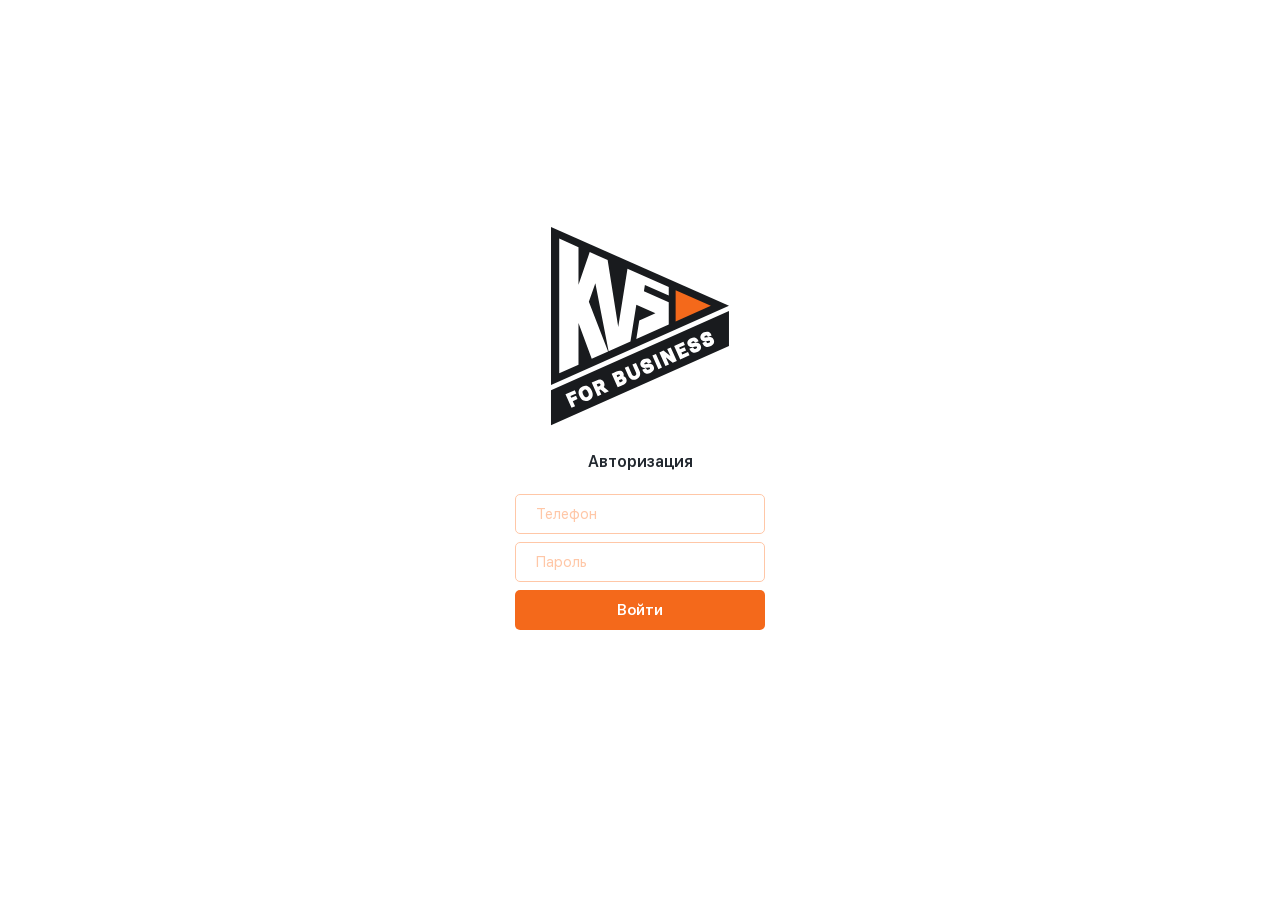
<file: docs/index.html>
<!DOCTYPE html>
<html>
  <head>
    <meta charset="utf-8">
    <title>Авторизация</title>
    <meta content="" name="description">
    <meta content="" name="keywords">
    <meta name="viewport" content="width=device-width, initial-scale=1">
    <meta content="ie=edge" http-equiv="x-ua-compatible">
    <link rel="shortcut icon" href="assets/images/fav.png" type="image/x-icon">
    <link rel="apple-touch-icon" href="assets/images/fav.png">
    <link rel="stylesheet" type="text/css" href="assets/styles/app.css">
  </head>
  <body>
    <main class="login-page">
      <div class="content"><svg xmlns="http://www.w3.org/2000/svg" width="204" height="199" fill="none"  xmlns:v="https://vecta.io/nano" class="login-page__logo"><path d="M13 0l178 78.773L13 158V0z" fill="#191b1e"/><path d="M70.093 124.498l-16.378 7.26-13.222-35.846v41.745l-19.257 8.565V11.58l19.257 8.555v37.66l11.2-32.69 17.94 7.93 10.6 66.91 9.247-58.127 41.268 18.292v8.45l-23.842-10.56-.99 6.248 24.833 11.032V97.5l-32.43 14.492 2.955-18.585 16.187-7.27L98.33 77.64l-5.882 36.915-21.84 9.708-13.26-68.053-6.492 18.434 19.238 49.856z" fill="#fff"/><path d="M137.634 63.166l35.243 15.588L137.634 94.4V63.166z" fill="#f4691b"/><path d="M12.988 163.217l177.984-79.093.001 35L12.988 198.17v-34.954z" fill="#191b1e"/><g fill="#fff"><path d="M173.248 107.648c-.72-1.364-1.656-2.37-2.93-2.786-1.268-.413-2.7-.187-4.26.5-1.594.7-2.712 1.67-3.287 2.817-.585 1.166-.558 2.427-.038 3.595.597 1.34 1.546 2.045 2.648 2.334 1.04.272 2.168.16 3.136.018l.783-.122 1.763-.197c.325.004.538.05.676.118.116.057.2.14.283.306.1.228.1.446-.036.684-.152.267-.5.618-1.253.95-.723.322-1.122.326-1.378.234-.263-.094-.588-.363-.982-1.097l-.35-.655-3.677 1.637.392.754c.78 1.5 1.776 2.58 3.106 3.038s2.807.227 4.414-.488c1.67-.744 2.84-1.722 3.43-2.905.604-1.208.546-2.5-.002-3.74-.612-1.376-1.566-2.117-2.678-2.43-1.054-.298-2.2-.193-3.164-.048l-.916.15-1.633.203c-.325.004-.533-.037-.662-.095-.104-.047-.18-.112-.243-.254a.55.55 0 0 1 .03-.54c.128-.225.445-.543 1.136-.85.7-.312 1.06-.314 1.27-.247.2.064.46.258.793.86l.356.64 3.672-1.635-.4-.757zm-13.024 5.8c-.72-1.364-1.656-2.37-2.93-2.786-1.268-.414-2.7-.187-4.26.5-1.594.7-2.712 1.67-3.287 2.816-.585 1.166-.558 2.427-.038 3.596.597 1.34 1.546 2.044 2.648 2.333 1.04.273 2.168.16 3.136.02l.782-.122 1.764-.197c.325.003.538.05.676.118.116.056.208.14.283.306.1.228.1.446-.036.684-.152.266-.5.618-1.253.948-.723.322-1.123.326-1.378.235-.263-.094-.588-.364-.982-1.097l-.35-.655-3.677 1.637.392.754c.78 1.5 1.776 2.58 3.106 3.037s2.807.228 4.414-.488c1.67-.744 2.84-1.72 3.43-2.904.604-1.208.546-2.5-.002-3.74-.612-1.375-1.566-2.116-2.678-2.43-1.054-.297-2.2-.193-3.164-.048l-.917.15-1.632.203c-.325.004-.533-.037-.662-.095-.104-.047-.18-.113-.243-.255a.55.55 0 0 1 .031-.54c.128-.225.445-.543 1.136-.85.7-.3 1.06-.314 1.27-.247.2.065.46.26.793.86l.355.642 3.673-1.636-.4-.756zm-13.33 4.603l-1.47-3.3-9.272 4.128 6.06 13.612 9.273-4.13-1.47-3.3-5.728 2.55-.903-2.027 4.687-2.087-1.47-3.3-4.687 2.086-.748-1.68 5.728-2.55zm-8.08 15.95l-6.06-13.612-3.544 1.578 3.175 7.132-6.896-5.475-4.1 1.82 6.06 13.6 3.545-1.578-3.176-7.132 6.897 5.476 4.1-1.82zm-14.834 6.604l-6.06-13.6-3.545 1.578 6.06 13.612 3.544-1.58zm-10.784-6.22c-.72-1.364-1.656-2.37-2.93-2.786-1.268-.413-2.692-.187-4.26.5-1.594.7-2.712 1.67-3.287 2.817-.585 1.166-.558 2.427-.038 3.595.597 1.34 1.546 2.045 2.648 2.334 1.04.272 2.167.16 3.136.018l.783-.122 1.763-.197c.325.004.538.05.676.118.116.057.208.14.282.306.102.228.1.446-.035.684-.152.267-.5.618-1.253.95-.724.322-1.123.326-1.38.234-.262-.094-.588-.363-.98-1.097l-.35-.655-3.677 1.637.4.754c.78 1.5 1.776 2.58 3.107 3.038s2.807.227 4.414-.488c1.67-.744 2.84-1.722 3.43-2.905.604-1.208.546-2.5-.002-3.74-.613-1.376-1.566-2.116-2.678-2.43-1.054-.298-2.2-.193-3.164-.048l-.917.15-1.632.203c-.326.004-.533-.037-.663-.095a.45.45 0 0 1-.243-.254.55.55 0 0 1 .032-.54c.128-.225.444-.542 1.135-.85.7-.312 1.062-.314 1.27-.247.2.064.46.258.794.86l.355.64 3.673-1.635-.4-.757zm-11.716 9.435l-3.533-7.934-3.545 1.578 3.533 7.934c.427.96.454 1.65.294 2.13-.155.466-.536.887-1.26 1.208-.706.315-1.278.314-1.738.112-.474-.208-.973-.693-1.4-1.63l-3.532-7.934-3.545 1.578 3.532 7.934c.792 1.78 1.94 3.04 3.402 3.633s3.115.456 4.786-.288c1.66-.74 2.856-1.882 3.398-3.37s.382-3.186-.404-4.952z"/><path d="M85.418 146.3c-.53-1.2-1.36-2.1-2.62-2.43-1.213-.318-2.657-.05-4.332.696l-4.8 2.142 6.06 13.612 5.157-2.296c1.673-.745 2.848-1.642 3.412-2.795.583-1.2.425-2.466-.142-3.738-.332-.745-.83-1.377-1.5-1.813a3.82 3.82 0 0 0-1.098-.48c.355-.956.297-1.962-.12-2.9zm-5.512 1.5c.764-.34 1.187-.358 1.406-.303.164.04.335.155.503.533.174.4.143.598.065.748-.105.2-.4.5-1.164.84l-1.265.564-.8-1.82 1.265-.564zm2.565 4.827c.767-.34 1.175-.35 1.388-.3.17.05.377.194.6.692s.196.766.12.927c-.095.2-.374.495-1.14.837l-1.612.717-.964-2.166 1.612-.718zM66.02 155.5c-.593-1.332-1.523-2.326-2.857-2.722-1.305-.387-2.84-.152-4.553.6l-4.914 2.188 6.06 13.612 3.545-1.578-2.04-4.583 1.33-.592 4.28 3.586 4.025-1.793-5.2-4.1c.402-.562.658-1.176.76-1.832.145-.926-.027-1.87-.435-2.787zm-5.94 1.2c.78-.347 1.28-.366 1.58-.28.27.077.514.274.7.714.2.424.174.74.046 1.002-.142.3-.492.65-1.257 1l-1.37.6-1.08-2.427 1.37-.6zm-6.52 6.562c-.875-1.964-2.182-3.348-3.793-4.015-1.616-.668-3.43-.57-5.217.225-1.775.8-3.054 2.084-3.64 3.734s-.443 3.547.426 5.498l.402.903c.874 1.964 2.182 3.348 3.793 4.015 1.616.668 3.43.57 5.217-.225 1.774-.8 3.055-2.078 3.642-3.727s.443-3.546-.43-5.505l-.402-.903zm-7.494-.384c.744-.33 1.45-.33 2.07-.045.633.292 1.276.93 1.776 2.054l.402.902c.516 1.16.562 2.057.36 2.707-.197.634-.667 1.15-1.44 1.495-.757.337-1.46.338-2.073.054-.627-.3-1.267-.926-1.773-2.063l-.402-.902c-.517-1.16-.566-2.057-.366-2.706.195-.63.663-1.147 1.446-1.496z" fill-rule="evenodd"/><path d="M38.22 166.434l-1.47-3.302-9.272 4.13 6.06 13.612 3.544-1.578-2.295-5.156 4.687-2.086-1.47-3.302-4.687 2.087-.825-1.854 5.728-2.55z"/></g></svg>
        <form class="login"><span class="login__text">Авторизация</span>
          <input class="login__input" type="tel" name="tel" placeholder="Телефон" required>
          <input class="login__input" type="password" name="pass" placeholder="Пароль" required>
          <button class="button" type="submit">Войти</button>
        </form>
      </div>
    </main>
    <script src="assets/scripts/imask.min.js"></script>
    <script src="assets/scripts/main.js"></script>
  </body>
</html>
</file>
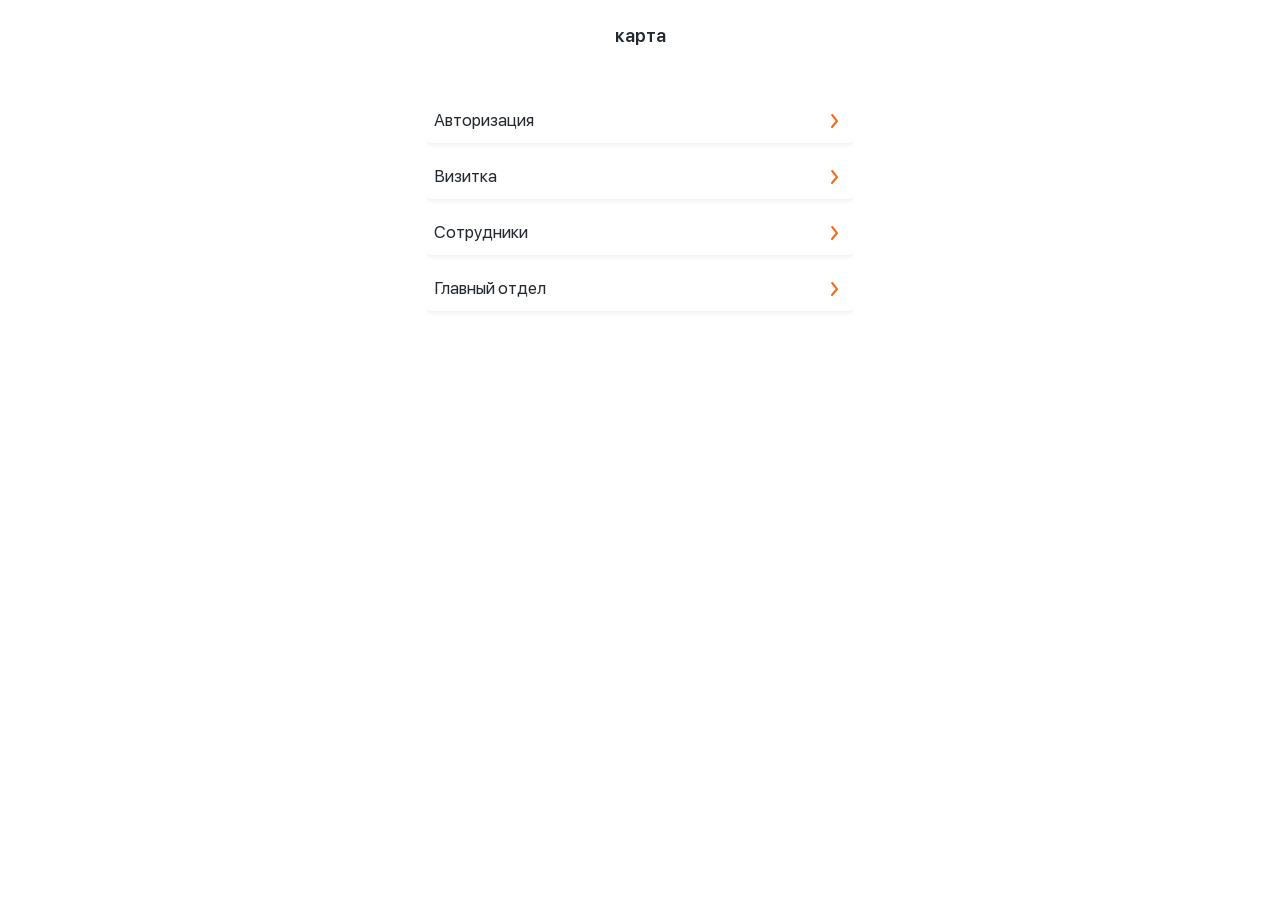
<file: docs/map.html>
<!DOCTYPE html>
<html>
  <head>
    <meta charset="utf-8">
    <title>карта</title>
    <meta content="" name="description">
    <meta content="" name="keywords">
    <meta name="viewport" content="width=device-width, initial-scale=1">
    <meta content="ie=edge" http-equiv="x-ua-compatible">
    <link rel="shortcut icon" href="assets/images/fav.png" type="image/x-icon">
    <link rel="apple-touch-icon" href="assets/images/fav.png">
    <link rel="stylesheet" type="text/css" href="assets/styles/app.css">
  </head>
  <body>
    <main class="soter">
      <div class="content">
        <div class="content__header">
          <h1 class="content__header-h">карта</h1>
        </div>
        <div class="list__wrap">
          <ul class="list-small">
            <li class="list-small__item"><a class="list-small__linc" href="index.html">Авторизация</a></li>
            <li class="list-small__item"><a class="list-small__linc" href="vizitka.html">Визитка</a></li>
            <li class="list-small__item"><a class="list-small__linc" href="sotr.html">Сотрудники</a></li>
            <li class="list-small__item"><a class="list-small__linc" href="sotr_p.html">Главный отдел</a></li>
          </ul>
        </div>
      </div>
    </main>
    <script src="assets/scripts/imask.min.js"></script>
    <script src="assets/scripts/main.js"></script>
  </body>
</html>
</file>
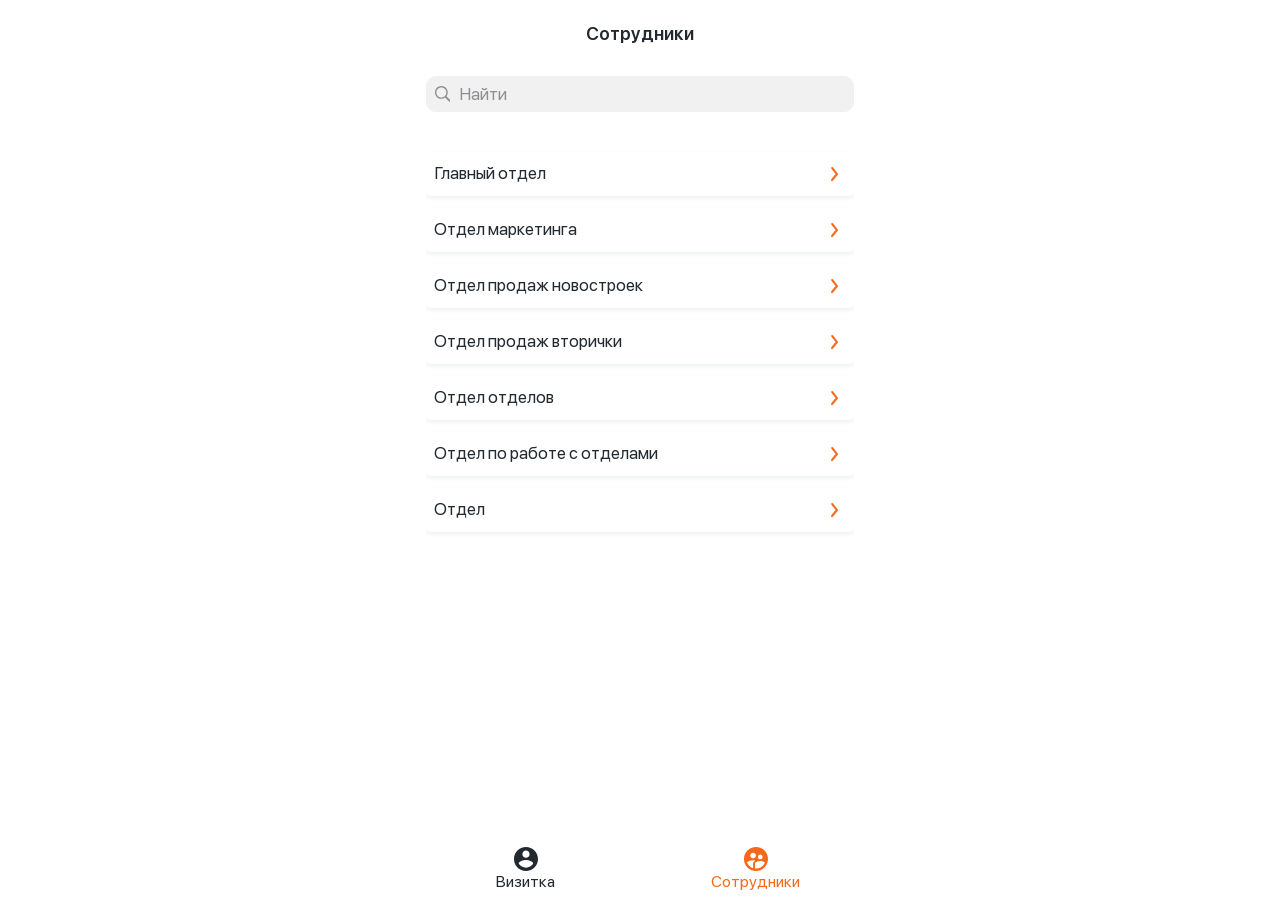
<file: docs/sotr.html>
<!DOCTYPE html>
<html>
  <head>
    <meta charset="utf-8">
    <title>Сотрудники</title>
    <meta content="" name="description">
    <meta content="" name="keywords">
    <meta name="viewport" content="width=device-width, initial-scale=1">
    <meta content="ie=edge" http-equiv="x-ua-compatible">
    <link rel="shortcut icon" href="assets/images/fav.png" type="image/x-icon">
    <link rel="apple-touch-icon" href="assets/images/fav.png">
    <link rel="stylesheet" type="text/css" href="assets/styles/app.css">
  </head>
  <body>
    <main class="soter">
      <div class="content">
        <div class="content__header">
          <h1 class="content__header-h">Сотрудники</h1>
        </div>
        <form class="content__search">
          <label class="content__search-input">
            <input type="search" name="" placeholder="Найти">
          </label>
        </form>
        <div class="list__wrap">
          <ul class="list-small">
            <li class="list-small__item"><a class="list-small__linc" href="#">Главный отдел</a></li>
            <li class="list-small__item"><a class="list-small__linc" href="#">Отдел маркетинга</a></li>
            <li class="list-small__item"><a class="list-small__linc" href="#">Отдел продаж новостроек</a></li>
            <li class="list-small__item"><a class="list-small__linc" href="#">Отдел продаж вторички</a></li>
            <li class="list-small__item"><a class="list-small__linc" href="#">Отдел отделов</a></li>
            <li class="list-small__item"><a class="list-small__linc" href="#">Отдел по работе с отделами</a></li>
            <li class="list-small__item"><a class="list-small__linc" href="#">Отдел</a></li>
          </ul>
        </div>
      </div>
      <div class="nav-bot__wrap">
        <nav class="nav-bot"><a class="nav-bot__item" href=""><svg class="nav-bot__item-icon" width="25" height="24" viewBox="0 0 25 24" fill="none" xmlns="http://www.w3.org/2000/svg"><path d="M12.9773 0C6.3533 0 0.977295 5.376 0.977295 12C0.977295 18.624 6.3533 24 12.9773 24C19.6013 24 24.9773 18.624 24.9773 12C24.9773 5.376 19.6013 0 12.9773 0ZM12.9773 3.6C14.9693 3.6 16.5773 5.208 16.5773 7.2C16.5773 9.192 14.9693 10.8 12.9773 10.8C10.9853 10.8 9.3773 9.192 9.3773 7.2C9.3773 5.208 10.9853 3.6 12.9773 3.6ZM12.9773 20.64C9.97729 20.64 7.32529 19.104 5.7773 16.776C5.81329 14.388 10.5773 13.08 12.9773 13.08C15.3653 13.08 20.1413 14.388 20.1773 16.776C18.6293 19.104 15.9773 20.64 12.9773 20.64Z" fill="#232930"/></svg><span class="nav-bot__item-text">Визитка</span></a><a class="nav-bot__item active" href=""><svg class="nav-bot__item-icon"  width="25" height="24" viewBox="0 0 25 24" fill="none" xmlns="http://www.w3.org/2000/svg"><path d="M12.9773 0C6.35329 0 0.977295 5.376 0.977295 12C0.977295 18.624 6.35329 24 12.9773 24C19.6013 24 24.9773 18.624 24.9773 12C24.9773 5.376 19.6013 0 12.9773 0ZM17.3093 7.608C18.5933 7.608 19.6253 8.64 19.6253 9.924C19.6253 11.208 18.5933 12.24 17.3093 12.24C16.0253 12.24 14.9933 11.208 14.9933 9.924C14.9813 8.64 16.0253 7.608 17.3093 7.608ZM10.1093 5.712C11.6693 5.712 12.9413 6.984 12.9413 8.544C12.9413 10.104 11.6693 11.376 10.1093 11.376C8.5493 11.376 7.2773 10.104 7.2773 8.544C7.2773 6.972 8.5373 5.712 10.1093 5.712ZM10.1093 16.668V21.168C7.2293 20.268 4.9493 18.048 3.9413 15.216C5.2013 13.872 8.3453 13.188 10.1093 13.188C10.7453 13.188 11.5493 13.284 12.3893 13.452C10.4213 14.496 10.1093 15.876 10.1093 16.668ZM12.9773 21.6C12.6533 21.6 12.3413 21.588 12.0293 21.552V16.668C12.0293 14.964 15.5573 14.112 17.3093 14.112C18.5933 14.112 20.8133 14.58 21.9173 15.492C20.5133 19.056 17.0453 21.6 12.9773 21.6Z" fill="#232930"/></svg><span class="nav-bot__item-text">Сотрудники</span></a></nav>
      </div>
    </main>
    <script src="assets/scripts/imask.min.js"></script>
    <script src="assets/scripts/main.js"></script>
  </body>
</html>
</file>
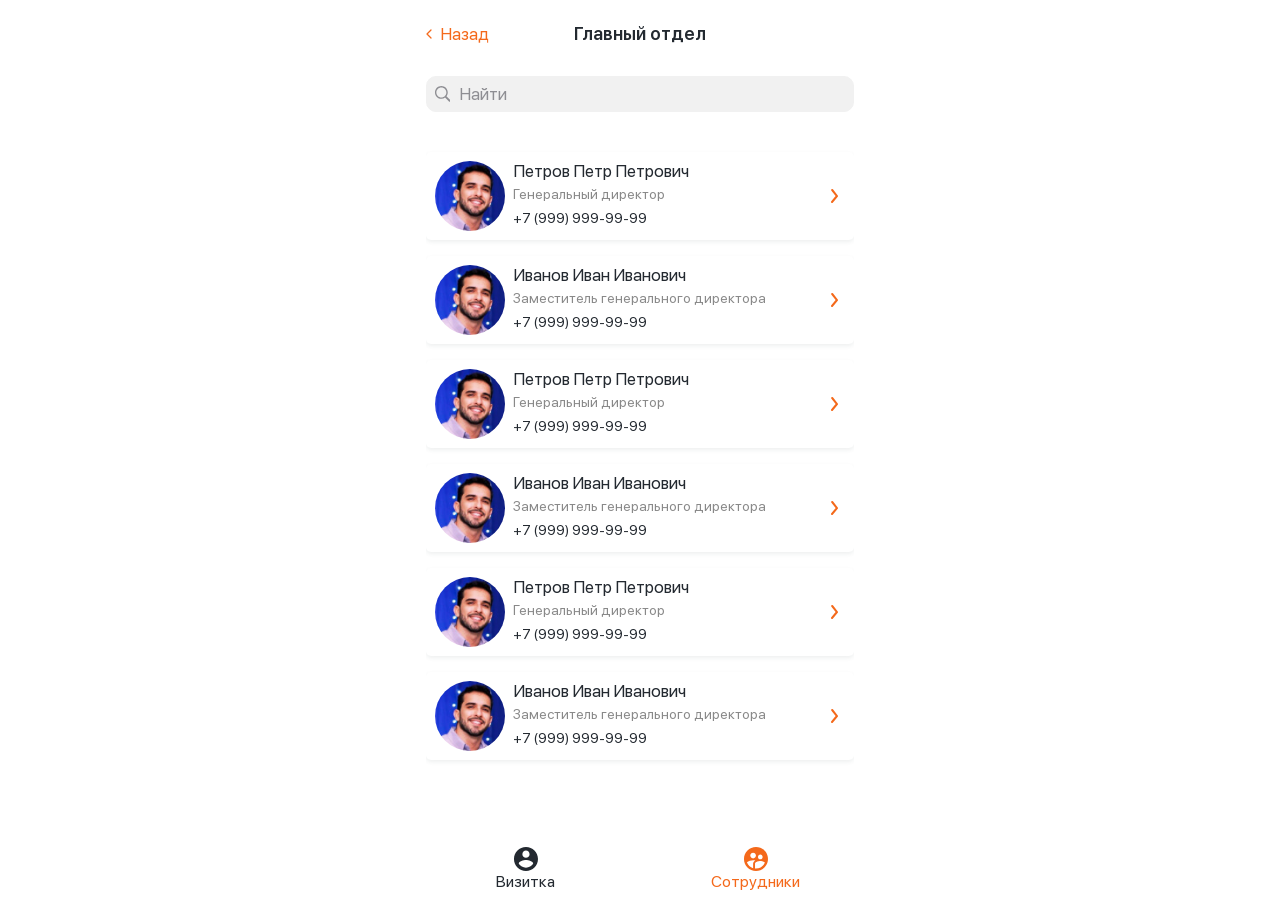
<file: docs/sotr_p.html>
<!DOCTYPE html>
<html>
  <head>
    <meta charset="utf-8">
    <title>Главный отдел</title>
    <meta content="" name="description">
    <meta content="" name="keywords">
    <meta name="viewport" content="width=device-width, initial-scale=1">
    <meta content="ie=edge" http-equiv="x-ua-compatible">
    <link rel="shortcut icon" href="assets/images/fav.png" type="image/x-icon">
    <link rel="apple-touch-icon" href="assets/images/fav.png">
    <link rel="stylesheet" type="text/css" href="assets/styles/app.css">
  </head>
  <body>
    <main class="soter">
      <div class="content">
        <div class="content__header"><a class="content__header-back" href="#">Назад</a>
          <h1 class="content__header-h">Главный отдел</h1>
        </div>
        <form class="content__search">
          <label class="content__search-input">
            <input type="search" name="" placeholder="Найти">
          </label>
        </form>
        <div class="list__wrap">
          <ul class="list-norm">
            <li class="list-norm__itme"><a class="list-norm__linc" href="#"><img class="list-norm__img" src="assets/images/avatar.jpg" alt="Петров Петр Петрович"><span class="list-norm__name">Петров Петр Петрович</span><span class="list-norm__post">Генеральный директор</span><span class="list-norm__tel">+7 (999) 999-99-99</span></a></li>
            <li class="list-norm__itme"><a class="list-norm__linc" href="#"><img class="list-norm__img" src="assets/images/avatar.jpg" alt="Петров Петр Петрович"><span class="list-norm__name">Иванов Иван Иванович</span><span class="list-norm__post">Заместитель генерального директора</span><span class="list-norm__tel">+7 (999) 999-99-99</span></a></li>
            <li class="list-norm__itme"><a class="list-norm__linc" href="#"><img class="list-norm__img" src="assets/images/avatar.jpg" alt="Петров Петр Петрович"><span class="list-norm__name">Петров Петр Петрович</span><span class="list-norm__post">Генеральный директор</span><span class="list-norm__tel">+7 (999) 999-99-99</span></a></li>
            <li class="list-norm__itme"><a class="list-norm__linc" href="#"><img class="list-norm__img" src="assets/images/avatar.jpg" alt="Петров Петр Петрович"><span class="list-norm__name">Иванов Иван Иванович</span><span class="list-norm__post">Заместитель генерального директора</span><span class="list-norm__tel">+7 (999) 999-99-99</span></a></li>
            <li class="list-norm__itme"><a class="list-norm__linc" href="#"><img class="list-norm__img" src="assets/images/avatar.jpg" alt="Петров Петр Петрович"><span class="list-norm__name">Петров Петр Петрович</span><span class="list-norm__post">Генеральный директор</span><span class="list-norm__tel">+7 (999) 999-99-99</span></a></li>
            <li class="list-norm__itme"><a class="list-norm__linc" href="#"><img class="list-norm__img" src="assets/images/avatar.jpg" alt="Петров Петр Петрович"><span class="list-norm__name">Иванов Иван Иванович</span><span class="list-norm__post">Заместитель генерального директора</span><span class="list-norm__tel">+7 (999) 999-99-99</span></a></li>
          </ul>
        </div>
      </div>
      <div class="nav-bot__wrap">
        <nav class="nav-bot"><a class="nav-bot__item" href=""><svg class="nav-bot__item-icon" width="25" height="24" viewBox="0 0 25 24" fill="none" xmlns="http://www.w3.org/2000/svg"><path d="M12.9773 0C6.3533 0 0.977295 5.376 0.977295 12C0.977295 18.624 6.3533 24 12.9773 24C19.6013 24 24.9773 18.624 24.9773 12C24.9773 5.376 19.6013 0 12.9773 0ZM12.9773 3.6C14.9693 3.6 16.5773 5.208 16.5773 7.2C16.5773 9.192 14.9693 10.8 12.9773 10.8C10.9853 10.8 9.3773 9.192 9.3773 7.2C9.3773 5.208 10.9853 3.6 12.9773 3.6ZM12.9773 20.64C9.97729 20.64 7.32529 19.104 5.7773 16.776C5.81329 14.388 10.5773 13.08 12.9773 13.08C15.3653 13.08 20.1413 14.388 20.1773 16.776C18.6293 19.104 15.9773 20.64 12.9773 20.64Z" fill="#232930"/></svg><span class="nav-bot__item-text">Визитка</span></a><a class="nav-bot__item active" href=""><svg class="nav-bot__item-icon"  width="25" height="24" viewBox="0 0 25 24" fill="none" xmlns="http://www.w3.org/2000/svg"><path d="M12.9773 0C6.35329 0 0.977295 5.376 0.977295 12C0.977295 18.624 6.35329 24 12.9773 24C19.6013 24 24.9773 18.624 24.9773 12C24.9773 5.376 19.6013 0 12.9773 0ZM17.3093 7.608C18.5933 7.608 19.6253 8.64 19.6253 9.924C19.6253 11.208 18.5933 12.24 17.3093 12.24C16.0253 12.24 14.9933 11.208 14.9933 9.924C14.9813 8.64 16.0253 7.608 17.3093 7.608ZM10.1093 5.712C11.6693 5.712 12.9413 6.984 12.9413 8.544C12.9413 10.104 11.6693 11.376 10.1093 11.376C8.5493 11.376 7.2773 10.104 7.2773 8.544C7.2773 6.972 8.5373 5.712 10.1093 5.712ZM10.1093 16.668V21.168C7.2293 20.268 4.9493 18.048 3.9413 15.216C5.2013 13.872 8.3453 13.188 10.1093 13.188C10.7453 13.188 11.5493 13.284 12.3893 13.452C10.4213 14.496 10.1093 15.876 10.1093 16.668ZM12.9773 21.6C12.6533 21.6 12.3413 21.588 12.0293 21.552V16.668C12.0293 14.964 15.5573 14.112 17.3093 14.112C18.5933 14.112 20.8133 14.58 21.9173 15.492C20.5133 19.056 17.0453 21.6 12.9773 21.6Z" fill="#232930"/></svg><span class="nav-bot__item-text">Сотрудники</span></a></nav>
      </div>
    </main>
    <script src="assets/scripts/imask.min.js"></script>
    <script src="assets/scripts/main.js"></script>
  </body>
</html>
</file>
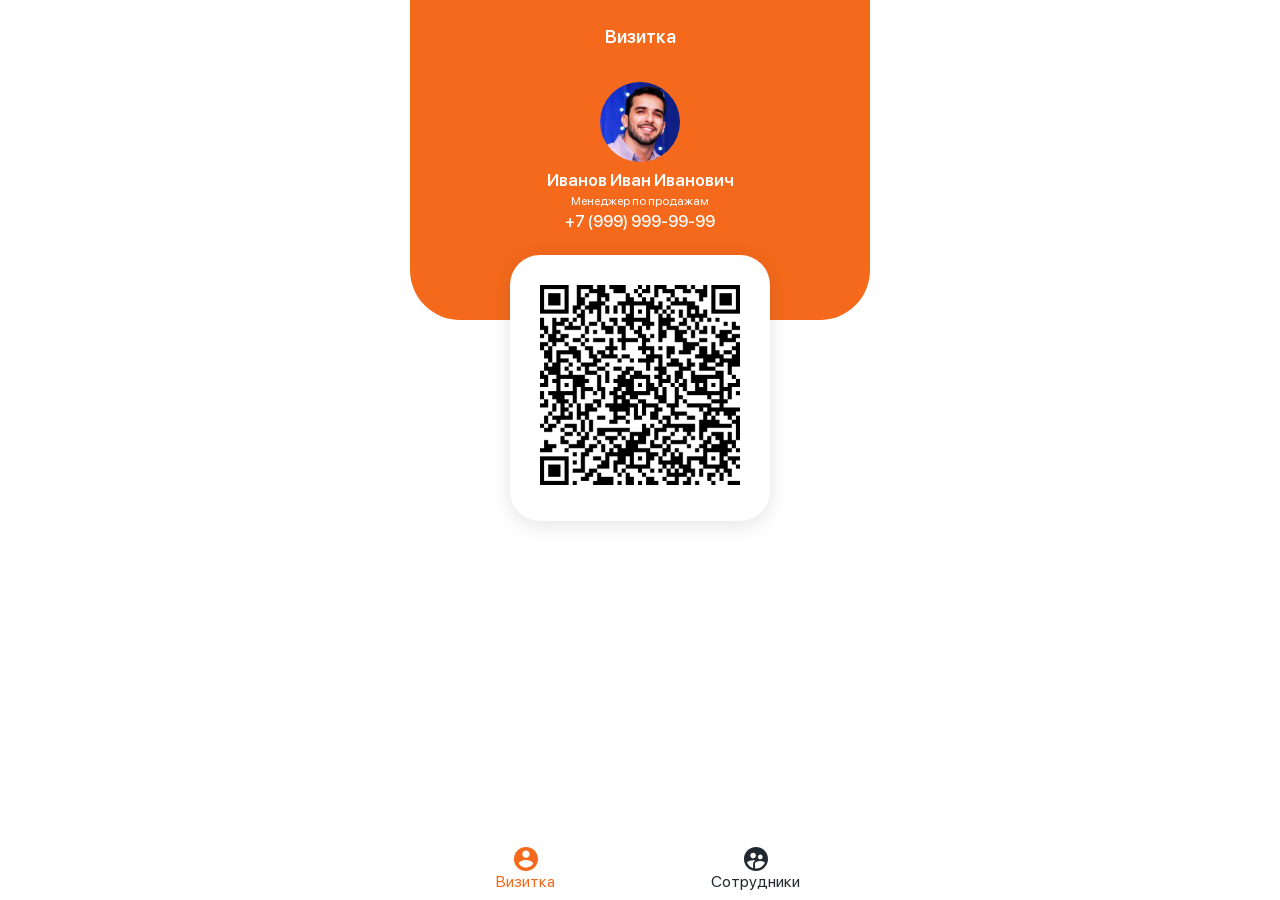
<file: docs/vizitka.html>
<!DOCTYPE html>
<html>
  <head>
    <meta charset="utf-8">
    <title>Визитка</title>
    <meta content="" name="description">
    <meta content="" name="keywords">
    <meta name="viewport" content="width=device-width, initial-scale=1">
    <meta content="ie=edge" http-equiv="x-ua-compatible">
    <link rel="shortcut icon" href="assets/images/fav.png" type="image/x-icon">
    <link rel="apple-touch-icon" href="assets/images/fav.png">
    <link rel="stylesheet" type="text/css" href="assets/styles/app.css">
  </head>
  <body>
    <main class="vizitka">
      <div class="content">
        <div class="content__header">
          <h1 class="content__header-h">Визитка</h1>
        </div>
        <div class="content__info">
          <div class="content__avatar-wrap" data-add-active="changeIngButton"><img class="content__img" src="assets/images/avatar.jpg" alt="Иванов Иван Иванович" width="80" height="80">
            <div class="content__change-avatar" data-get-active="changeIngButton" data-add-active="changeIng"><svg xmlns="http://www.w3.org/2000/svg" width="19" height="14" fill="none"  xmlns:v="https://vecta.io/nano"><g clip-path="url(#A)"><path d="M7.277 7c1.988 0 3.6-1.567 3.6-3.5S9.266 0 7.277 0s-3.6 1.567-3.6 3.5S5.29 7 7.277 7zm2.52.875h-.47a5.02 5.02 0 0 1-2.05.438 5.03 5.03 0 0 1-2.05-.437h-.47C2.67 7.875.977 9.52.977 11.55v1.137c0 .725.605 1.313 1.35 1.313h7.732a1.28 1.28 0 0 1-.073-.582l.19-1.665.034-.303 2.396-2.33c-.69-.757-1.687-1.244-2.8-1.244h0zm1.274 3.973l-.19 1.668c-.03.28.21.514.495.48l1.713-.186 3.88-3.77-2.017-1.96-3.878 3.768zm7.71-4.495l-1.066-1.036a.69.69 0 0 0-.951 0l-1.178 1.146 2.02 1.96L18.78 8.28c.262-.257.262-.67 0-.927h0z" fill="#fff"/></g><defs><clipPath id="A"><path fill="#fff" transform="translate(.977)" d="M0 0h18v14H0z"/></clipPath></defs></svg></div>
          </div>
          <div class="content__text"><span class="content__text-name">Иванов Иван Иванович</span><span class="content__text-post">Менеджер по продажам</span><a class="content__text-tel" href="tel:+79999999999">+7 (999) 999-99-99</a></div>
        </div>
        <div class="content__qr"><img src="assets/images/qr.png" width="200" height="200" alt="qr Визитка"></div>
      </div>
      <div class="nav-bot__wrap">
        <nav class="nav-bot"><a class="nav-bot__item active" href=""><svg class="nav-bot__item-icon" width="25" height="24" viewBox="0 0 25 24" fill="none" xmlns="http://www.w3.org/2000/svg"><path d="M12.9773 0C6.3533 0 0.977295 5.376 0.977295 12C0.977295 18.624 6.3533 24 12.9773 24C19.6013 24 24.9773 18.624 24.9773 12C24.9773 5.376 19.6013 0 12.9773 0ZM12.9773 3.6C14.9693 3.6 16.5773 5.208 16.5773 7.2C16.5773 9.192 14.9693 10.8 12.9773 10.8C10.9853 10.8 9.3773 9.192 9.3773 7.2C9.3773 5.208 10.9853 3.6 12.9773 3.6ZM12.9773 20.64C9.97729 20.64 7.32529 19.104 5.7773 16.776C5.81329 14.388 10.5773 13.08 12.9773 13.08C15.3653 13.08 20.1413 14.388 20.1773 16.776C18.6293 19.104 15.9773 20.64 12.9773 20.64Z" fill="#232930"/></svg><span class="nav-bot__item-text">Визитка</span></a><a class="nav-bot__item" href=""><svg class="nav-bot__item-icon"  width="25" height="24" viewBox="0 0 25 24" fill="none" xmlns="http://www.w3.org/2000/svg"><path d="M12.9773 0C6.35329 0 0.977295 5.376 0.977295 12C0.977295 18.624 6.35329 24 12.9773 24C19.6013 24 24.9773 18.624 24.9773 12C24.9773 5.376 19.6013 0 12.9773 0ZM17.3093 7.608C18.5933 7.608 19.6253 8.64 19.6253 9.924C19.6253 11.208 18.5933 12.24 17.3093 12.24C16.0253 12.24 14.9933 11.208 14.9933 9.924C14.9813 8.64 16.0253 7.608 17.3093 7.608ZM10.1093 5.712C11.6693 5.712 12.9413 6.984 12.9413 8.544C12.9413 10.104 11.6693 11.376 10.1093 11.376C8.5493 11.376 7.2773 10.104 7.2773 8.544C7.2773 6.972 8.5373 5.712 10.1093 5.712ZM10.1093 16.668V21.168C7.2293 20.268 4.9493 18.048 3.9413 15.216C5.2013 13.872 8.3453 13.188 10.1093 13.188C10.7453 13.188 11.5493 13.284 12.3893 13.452C10.4213 14.496 10.1093 15.876 10.1093 16.668ZM12.9773 21.6C12.6533 21.6 12.3413 21.588 12.0293 21.552V16.668C12.0293 14.964 15.5573 14.112 17.3093 14.112C18.5933 14.112 20.8133 14.58 21.9173 15.492C20.5133 19.056 17.0453 21.6 12.9773 21.6Z" fill="#232930"/></svg><span class="nav-bot__item-text">Сотрудники</span></a></nav>
        <div class="change-ing" data-get-active="changeIng"><span class="change-ing__text">Изменить фото</span>
          <div class="change-ing__icon-wrp">
            <button class="change-ing__icon"><svg width="17" height="16" viewBox="0 0 17 16" fill="none" xmlns="http://www.w3.org/2000/svg"><path d="M14.6667 3.05263H12.6667C12.5233 3.05263 12.396 2.95888 12.3507 2.81863L12.14 2.17C11.9127 1.47005 11.2773 1 10.5587 1H7.44131C6.72266 1 6.08731 1.47005 5.86066 2.16932L5.65 2.81863C5.604 2.95888 5.47666 3.05263 5.33334 3.05263H3.33334C2.04666 3.05263 1 4.12686 1 5.44737V11.6053C1 12.9258 2.04666 14 3.33334 14H14.6667C15.9533 14 17 12.9258 17 11.6053V5.44737C17 4.12686 15.9533 3.05263 14.6667 3.05263ZM16.3333 11.6053C16.3333 12.5481 15.5853 13.3158 14.6667 13.3158H3.33334C2.41469 13.3158 1.66669 12.5481 1.66669 11.6053V5.44737C1.66669 4.50454 2.41469 3.73686 3.33334 3.73686H5.33334C5.764 3.73686 6.14534 3.45498 6.282 3.03553L6.49334 2.38552C6.62934 1.96611 7.01069 1.6842 7.44134 1.6842H10.5587C10.9893 1.6842 11.3707 1.96608 11.5073 2.3862L11.718 3.0355C11.8547 3.45491 12.236 3.73683 12.6667 3.73683H14.6667C15.5853 3.73683 16.3333 4.50451 16.3333 5.44734L16.3333 11.6053Z" fill="white"/><path d="M9 4.42105C6.794 4.42105 5 6.26225 5 8.5263C5 10.7904 6.794 12.6316 9 12.6316C11.206 12.6316 13 10.7904 13 8.5263C13 6.26225 11.206 4.42105 9 4.42105ZM9 11.9474C7.162 11.9474 5.66666 10.4127 5.66666 8.5263C5.66666 6.63994 7.162 5.10525 9 5.10525C10.838 5.10525 12.3333 6.63994 12.3333 8.5263C12.3333 10.4127 10.838 11.9474 9 11.9474Z" fill="white"/><path d="M8.99998 5.7895C7.52933 5.7895 6.33333 7.01697 6.33333 8.52632C6.33333 8.71516 6.48268 8.86844 6.66668 8.86844C6.85068 8.86844 6.99999 8.71516 6.99999 8.52632C6.99999 7.39465 7.89733 6.4737 8.99998 6.4737C9.18398 6.4737 9.33333 6.32042 9.33333 6.13158C9.33333 5.94274 9.18398 5.7895 8.99998 5.7895Z" fill="white"/></svg></button>
            <button class="change-ing__icon"><svg width="17" height="16" viewBox="0 0 17 16" fill="none" xmlns="http://www.w3.org/2000/svg"><path d="M9.07994 5.92969C8.17858 5.92969 7.44785 6.65917 7.44785 7.55906C7.44785 8.45892 8.17854 9.18844 9.07994 9.18844C9.9813 9.18844 10.712 8.45896 10.712 7.55906C10.712 6.65917 9.98134 5.92969 9.07994 5.92969ZM9.07994 8.41251C8.60778 8.41251 8.22503 8.0304 8.22503 7.55903C8.22503 7.08766 8.60778 6.70554 9.07994 6.70554C9.5521 6.70554 9.93485 7.08766 9.93485 7.55903C9.93485 8.0304 9.5521 8.41251 9.07994 8.41251Z" fill="white"/><path d="M15.5889 2.2054L4.98033 1.0028C4.56861 0.944363 4.15146 1.06436 3.83401 1.33257C3.5166 1.57828 3.31313 1.9425 3.27055 2.34121L3.07627 3.93179H2.47391C1.619 3.93179 0.97782 4.68826 0.97782 5.54175V13.4752C0.956287 14.2891 1.5997 14.9663 2.41497 14.9878C2.43461 14.9883 2.45428 14.9884 2.47391 14.9882H13.1407C13.9957 14.9882 14.7728 14.3287 14.7728 13.4752V13.1648C15.0379 13.1137 15.2893 13.008 15.5112 12.8545C15.826 12.5899 16.0275 12.2152 16.0746 11.8071L16.9684 3.93179C17.0595 3.07634 16.4446 2.30679 15.5889 2.2054ZM13.9957 13.4752C13.9957 13.9019 13.5682 14.2123 13.1407 14.2123H2.47391C2.08778 14.2236 1.76557 13.9203 1.75422 13.5348C1.75363 13.5149 1.75389 13.4951 1.75501 13.4752V12.0398L4.76661 9.82853C5.12839 9.55122 5.63796 9.57588 5.97125 9.88671L8.08908 11.7488C8.41069 12.0184 8.81553 12.1691 9.23544 12.1756C9.56375 12.1796 9.88666 12.0923 10.1681 11.9234L13.9957 9.71214L13.9957 13.4752ZM13.9957 8.80047L9.76 11.2639C9.39628 11.479 8.93592 11.4401 8.61363 11.1669L6.47639 9.28539C5.86384 8.75993 4.96855 8.7277 4.3197 9.20779L1.75501 11.0699V5.54175C1.75501 5.11501 2.04646 4.70768 2.47391 4.70768H13.1407C13.5974 4.72658 13.9662 5.08642 13.9957 5.54175V8.80047ZM16.1919 3.82705C16.1917 3.82962 16.1915 3.83221 16.1912 3.83478L15.278 11.71C15.2795 11.9142 15.1863 12.1076 15.0254 12.2338C14.9477 12.3114 14.7728 12.3502 14.7728 12.389V5.54175C14.7421 4.65808 14.0261 3.9518 13.1407 3.93179H3.85342L4.02828 2.41881C4.06622 2.22289 4.16882 2.04534 4.31974 1.91447C4.49014 1.79685 4.69617 1.74201 4.90265 1.75927L15.4918 2.98129C15.919 3.0218 16.2325 3.40046 16.1919 3.82705Z" fill="white"/></svg></button>
            <button class="change-ing__icon bc-red"><svg width="17" height="16" viewBox="0 0 17 16" fill="none" xmlns="http://www.w3.org/2000/svg"><path d="M11.1843 5.7968C10.9773 5.7968 10.8096 5.96454 10.8096 6.17151V13.2535C10.8096 13.4603 10.9773 13.6282 11.1843 13.6282C11.3913 13.6282 11.559 13.4603 11.559 13.2535V6.17151C11.559 5.96454 11.3913 5.7968 11.1843 5.7968Z" fill="white"/><path d="M6.76277 5.7968C6.55581 5.7968 6.38807 5.96454 6.38807 6.17151V13.2535C6.38807 13.4603 6.55581 13.6282 6.76277 13.6282C6.96974 13.6282 7.13748 13.4603 7.13748 13.2535V6.17151C7.13748 5.96454 6.96974 5.7968 6.76277 5.7968Z" fill="white"/><path d="M3.5403 4.76329V13.9953C3.5403 14.5409 3.74039 15.0534 4.08992 15.421C4.43784 15.7898 4.92203 15.9991 5.42876 15.9999H12.5183C13.0252 15.9991 13.5094 15.7898 13.8572 15.421C14.2067 15.0534 14.4068 14.5409 14.4068 13.9953V4.76329C15.1016 4.57887 15.5518 3.90762 15.4589 3.19465C15.3658 2.48183 14.7585 1.94861 14.0395 1.94846H12.1211V1.48008C12.1233 1.0862 11.9675 0.707978 11.6887 0.429729C11.4099 0.151627 11.0311 -0.00323193 10.6372 -1.18019e-05H7.3099C6.91602 -0.00323193 6.53722 0.151627 6.25838 0.429729C5.97955 0.707978 5.82381 1.0862 5.82601 1.48008V1.94846H3.90754C3.18857 1.94861 2.58129 2.48183 2.4882 3.19465C2.39525 3.90762 2.84548 4.57887 3.5403 4.76329ZM12.5183 15.2505H5.42876C4.7881 15.2505 4.28971 14.7002 4.28971 13.9953V4.79623H13.6574V13.9953C13.6574 14.7002 13.159 15.2505 12.5183 15.2505ZM6.57542 1.48008C6.57293 1.28497 6.64963 1.09717 6.78809 0.959441C6.92641 0.821707 7.11464 0.746034 7.3099 0.7494H10.6372C10.8324 0.746034 11.0207 0.821707 11.159 0.959441C11.2974 1.09703 11.3741 1.28497 11.3717 1.48008V1.94846H6.57542V1.48008ZM3.90754 2.69787H14.0395C14.412 2.69787 14.714 2.99983 14.714 3.37234C14.714 3.74485 14.412 4.04681 14.0395 4.04681H3.90754C3.53503 4.04681 3.23307 3.74485 3.23307 3.37234C3.23307 2.99983 3.53503 2.69787 3.90754 2.69787Z" fill="white"/><path d="M8.97354 5.7968C8.76657 5.7968 8.59883 5.96454 8.59883 6.17151V13.2535C8.59883 13.4603 8.76657 13.6282 8.97354 13.6282C9.18051 13.6282 9.34825 13.4603 9.34825 13.2535V6.17151C9.34825 5.96454 9.18051 5.7968 8.97354 5.7968Z" fill="white"/></svg></button>
          </div><a class="change-ing__linc" href="#">Выйти</a>
        </div>
        <div class="close-area" data-get-active="changeIng" data-remove-active="changeIng"></div>
      </div>
    </main>
    <script src="assets/scripts/imask.min.js"></script>
    <script src="assets/scripts/main.js"></script>
  </body>
</html>
</file>
<file: docs/assets/styles/app.css>
/* manrope-500 - latin_cyrillic */
@font-face {
  font-family: "SF Pro Display";
  src: local("SF Pro Display Medium"), local("SFProDisplay-Medium"), url("../fonts/SFProDisplay-Medium.woff2") format("woff2"), url("../fonts/SFProDisplay-Medium.woff") format("woff");
  font-weight: 500;
  font-style: normal; }

@font-face {
  font-family: "SF Pro Display";
  src: local("SF Pro Display Regular"), local("SFProDisplay-Regular"), url("../fonts/SFProDisplay-Regular.woff2") format("woff2"), url("../fonts/SFProDisplay-Regular.woff") format("woff");
  font-weight: normal;
  font-style: normal; }

@font-face {
  font-family: "SF Pro Display";
  src: local("SF Pro Display Semibold"), local("SFProDisplay-Semibold"), url("../fonts/SFProDisplay-Semibold.woff2") format("woff2"), url("../fonts/SFProDisplay-Semibold.woff") format("woff");
  font-weight: 600;
  font-style: normal; }

* {
  box-sizing: border-box;
  outline-offset: 4px; }

html {
  width: 100%;
  height: 100%;
  min-height: auto; }

body {
  font-family: "SF Pro Display", sans-serif;
  font-style: normal;
  font-weight: normal;
  font-size: 16px;
  line-height: 1.4;
  color: #232930;
  margin: 0;
  padding: 0;
  width: 100%;
  height: 100%;
  min-height: auto;
  min-width: 320px; }

main {
  display: grid;
  grid-template-columns: minmax(auto, 460px);
  grid-template-rows: 1fr;
  align-items: center;
  justify-items: center;
  justify-content: center;
  height: 100%; }

.content {
  position: relative;
  width: 100%;
  padding: 16px;
  display: flex;
  flex-direction: column;
  align-items: center; }

.login-page {
  background-color: #f4691b;
  transition: background-color 300ms ease-out 0ms; }

.login-page__logo {
  position: absolute;
  top: 50%;
  transform: translateY(-50%);
  transition: 300ms ease-out 0ms;
  transition-property: transform, top; }

.login {
  display: grid;
  grid-gap: 8px;
  width: 100%;
  max-width: 250px;
  margin-top: 224px;
  margin-bottom: 10%;
  visibility: hidden;
  opacity: 0;
  transition: 300ms ease-out 0ms;
  transition-property: opacity, visibility; }

.login__text {
  margin-bottom: 12px;
  text-align: center;
  font-weight: 600;
  font-size: 16px; }

.login__input {
  margin: 0;
  padding: 0 20px;
  height: 40px;
  background: #ffffff;
  border: 1px solid #ffc7a7;
  border-radius: 5px;
  font-family: "SF Pro Display", sans-serif;
  font-weight: normal;
  font-size: 15px;
  color: #f4691b;
  letter-spacing: 0.0703846px;
  -webkit-appearance: none;
     -moz-appearance: none;
          appearance: none; }
  .login__input:focus {
    border-color: #f4691b; }
  .login__input::-moz-placeholder {
    color: #ffc7a7; }
  .login__input:-ms-input-placeholder {
    color: #ffc7a7; }
  .login__input::placeholder {
    color: #ffc7a7; }

.login__input.error {
  border-color: #f41b1b; }

.button {
  font-family: "SF Pro Display", sans-serif;
  font-weight: 600;
  font-size: 15px;
  text-align: center;
  letter-spacing: 0.0703846px;
  color: #ffffff;
  background-color: #f4691b;
  height: 40px;
  margin: 0;
  padding: 0 20px;
  border: none;
  border-radius: 5px; }
  .button:active {
    background-color: #f57933; }

.login-page.active {
  background-color: #ffffff; }
  .login-page.active .login-page__logo {
    top: 16px;
    transform: translateY(0); }
  .login-page.active .login {
    visibility: visible;
    opacity: 1; }

.vizitka .content {
  height: 100%; }
  .vizitka .content::before {
    content: "";
    display: block;
    position: absolute;
    top: 0;
    right: 0;
    left: 0;
    height: 320px;
    background-color: #f4691b;
    border-radius: 0px 0px 50px 50px;
    z-index: 1; }
  .vizitka .content .content__header-h {
    color: #ffffff; }

.content__header {
  width: 100%;
  height: 42px;
  display: grid;
  grid-template-columns: minmax(70px, auto) 1fr minmax(70px, auto);
  grid-column-gap: 10px;
  align-items: center;
  margin-bottom: 24px;
  z-index: 2; }

.content__header-h {
  grid-column-start: 2;
  text-align: center;
  font-weight: 600;
  font-size: 18px;
  margin: 0; }

.content__info {
  z-index: 2;
  display: flex;
  flex-direction: column;
  align-items: center;
  margin-bottom: 24px; }

.content__avatar-wrap {
  position: relative;
  width: 80px;
  height: 80px;
  border-radius: 80px;
  overflow: hidden;
  margin-bottom: 8px;
  cursor: pointer; }

.content__img {
  width: 100%;
  height: 100%;
  -o-object-fit: contain;
     object-fit: contain;
  display: block; }

.content__change-avatar {
  position: absolute;
  top: 100%;
  left: 0;
  width: 100%;
  height: 50%;
  background-color: rgba(35, 41, 48, 0.8);
  display: flex;
  align-items: center;
  justify-content: center;
  transition: top 140ms ease-out 0ms; }

.content__change-avatar.active {
  top: 50%; }

.content__text {
  display: grid;
  grid-template-columns: 1fr;
  grid-row-gap: 4px;
  color: #ffffff;
  text-align: center; }

.content__text-name {
  font-weight: 600;
  font-size: 17px;
  line-height: 20px; }

.content__text-post {
  font-size: 12px;
  line-height: 14px; }

.content__text-tel {
  font-weight: 500;
  font-size: 16px;
  line-height: 19px;
  color: #ffffff;
  text-decoration: none; }

.content__qr {
  background-color: #ffffff;
  box-shadow: 0px 4px 20px rgba(48, 48, 48, 0.13);
  border-radius: 30px;
  padding: 30px;
  z-index: 2; }

.nav-bot__wrap {
  width: 100%;
  position: relative; }

.nav-bot {
  height: 60px;
  background-color: #ffffff;
  display: grid;
  grid-auto-flow: column;
  grid-auto-columns: 1fr;
  align-items: center;
  justify-items: center;
  position: relative;
  z-index: 13; }

.nav-bot__item {
  display: flex;
  flex-direction: column;
  align-items: center;
  text-align: center;
  color: #232930;
  text-decoration: none; }
  .nav-bot__item svg path {
    fill: #232930; }
  .nav-bot__item:hover {
    text-decoration: none; }

.nav-bot__item.active {
  color: #f4691b; }
  .nav-bot__item.active svg path {
    fill: #f4691b; }

.change-ing {
  position: absolute;
  overflow: hidden;
  bottom: 100%;
  left: 0;
  right: 0;
  max-height: 0;
  padding: 30px 16px;
  z-index: 12;
  background-color: #ffffff;
  border-radius: 50px 50px 0px 0px;
  display: flex;
  flex-direction: column;
  align-items: center;
  transition: 300ms ease-out 0ms;
  transition-property: opacity, visibility, transform, max-height;
  opacity: 0;
  visibility: hidden;
  transform: translateY(100%); }

.change-ing.active {
  max-height: 1000px;
  opacity: 1;
  visibility: visible;
  transform: translateY(0); }

.change-ing__text {
  font-weight: normal;
  font-size: 14px;
  margin-bottom: 16px; }

.change-ing__icon-wrp {
  display: grid;
  grid-auto-flow: column;
  grid-column-gap: 16px;
  margin-bottom: 30px; }

.change-ing__icon {
  width: 40px;
  height: 40px;
  border-radius: 40px;
  background-color: #f4691b;
  display: flex;
  align-items: center;
  justify-content: center;
  margin: 0;
  padding: 0;
  border: none;
  cursor: pointer; }

.change-ing__linc {
  font-weight: normal;
  font-size: 17px;
  color: #f41b1b;
  padding: 10px;
  text-decoration: none; }

.close-area {
  position: fixed;
  top: 0;
  right: 0;
  bottom: 0;
  left: 0;
  background-color: rgba(0, 0, 0, 0.7);
  z-index: 10;
  visibility: hidden;
  opacity: 0;
  transition: 300ms ease-out 0ms;
  transition-property: opacity, visibility; }

.close-area.active {
  top: 0;
  right: 0;
  bottom: 0;
  left: 0;
  visibility: visible;
  opacity: 1; }

.soter .content {
  height: 100%; }

.content__search {
  width: 100%;
  margin-bottom: 20px; }

.content__search-input {
  position: relative;
  width: 100%; }
  .content__search-input input[type="search"] {
    font-family: "SF Pro Display", sans-serif;
    font-weight: normal;
    font-size: 17px;
    background: #f1f1f1;
    border: 1px solid #f1f1f1;
    border-radius: 10px;
    height: 36px;
    width: 100%;
    margin: 0;
    padding: 0 8px 0 32px;
    color: #232930;
    -webkit-appearance: none;
       -moz-appearance: none;
            appearance: none; }
    .content__search-input input[type="search"]::-moz-placeholder {
      color: #8e8e93; }
    .content__search-input input[type="search"]:-ms-input-placeholder {
      color: #8e8e93; }
    .content__search-input input[type="search"]::placeholder {
      color: #8e8e93; }
  .content__search-input::before {
    position: absolute;
    left: 8px;
    top: 50%;
    transform: translateY(-50%);
    content: "";
    display: block;
    width: 16px;
    height: 16px;
    background-image: url("data:image/svg+xml,%3Csvg width='17' height='16' viewBox='0 0 17 16' fill='none' xmlns='http://www.w3.org/2000/svg'%3E%3Cpath d='M7.3606 12.7666C8.73853 12.7666 10.0251 12.3184 11.071 11.5713L15.0056 15.5059C15.1882 15.6885 15.429 15.7798 15.678 15.7798C16.2175 15.7798 16.6077 15.3647 16.6077 14.8335C16.6077 14.5845 16.5247 14.3521 16.342 14.1694L12.4324 10.2515C13.2542 9.17236 13.7439 7.83594 13.7439 6.3833C13.7439 2.87207 10.8718 0 7.3606 0C3.84106 0 0.977295 2.87207 0.977295 6.3833C0.977295 9.89453 3.84106 12.7666 7.3606 12.7666ZM7.3606 11.3887C4.61304 11.3887 2.35522 9.12256 2.35522 6.3833C2.35522 3.64404 4.61304 1.37793 7.3606 1.37793C10.0999 1.37793 12.366 3.64404 12.366 6.3833C12.366 9.12256 10.0999 11.3887 7.3606 11.3887Z' fill='%238E8E93'/%3E%3C/svg%3E%0A");
    background-size: cover; }

.list__wrap {
  position: relative;
  width: 100%;
  height: 100%;
  min-height: 300px;
  --arow-icon: url("data:image/svg+xml,%3Csvg width='7' height='14' viewBox='0 0 7 14' fill='none' xmlns='http://www.w3.org/2000/svg'%3E%3Cpath d='M1 13L6 7.00559L1.17857 1' stroke='%23F4691B' stroke-width='2' stroke-linecap='round' stroke-linejoin='round'/%3E%3C/svg%3E"); }

.list-small,
.list-norm {
  overflow-y: auto;
  margin: 0;
  padding: 20px 0 0 0;
  list-style: none;
  position: absolute;
  top: 0;
  left: 0;
  right: 0;
  bottom: 0;
  display: grid;
  grid-template-columns: 1fr;
  align-content: flex-start; }

.list-small {
  grid-row-gap: 12px; }

.list-norm {
  grid-row-gap: 16px; }

.list-small__linc {
  background-color: #ffffff;
  box-shadow: 0px 2px 4px rgba(43, 61, 69, 0.08);
  border-radius: 5px;
  min-height: 44px;
  padding: 8px 32px 8px 8px;
  font-weight: normal;
  font-size: 17px;
  color: #232930;
  text-decoration: none;
  display: flex;
  align-items: center;
  position: relative; }
  .list-small__linc:active {
    background-color: #f0f0f0; }
  .list-small__linc::after {
    position: absolute;
    right: 16px;
    top: 50%;
    transform: translateY(-50%);
    content: "";
    display: block;
    width: 7px;
    height: 14px;
    background-image: var(--arow-icon);
    background-size: cover; }

.list-norm__linc {
  background-color: #ffffff;
  box-shadow: 0px 2px 4px rgba(43, 61, 69, 0.08);
  border-radius: 5px;
  padding: 9px 32px 9px 9px;
  display: grid;
  grid-template-columns: auto 1fr;
  grid-template-rows: repeat(3, 1fr);
  grid-column-gap: 8px;
  grid-row-gap: 4px;
  position: relative;
  text-decoration: none; }
  .list-norm__linc:active {
    background-color: #f0f0f0; }
  .list-norm__linc::after {
    position: absolute;
    right: 16px;
    top: 50%;
    transform: translateY(-50%);
    content: "";
    display: block;
    width: 7px;
    height: 14px;
    background-image: var(--arow-icon);
    background-size: cover; }

.list-norm__img {
  width: 70px;
  height: 70px;
  border-radius: 70px;
  grid-column-start: 1;
  grid-row: 1 / -1; }

.list-norm__tel,
.list-norm__post,
.list-norm__name {
  white-space: nowrap;
  overflow: hidden;
  text-overflow: ellipsis; }

.list-norm__name {
  font-weight: normal;
  font-size: 17px;
  line-height: 20px;
  color: #232930; }

.list-norm__post {
  font-weight: normal;
  font-size: 14px;
  line-height: 17px;
  color: #898989; }

.list-norm__tel {
  font-weight: normal;
  font-size: 14px;
  line-height: 17px;
  color: #232930; }

.content__header-back {
  font-weight: normal;
  font-size: 17px;
  line-height: 22px;
  padding-left: 14px;
  color: #f4691b;
  text-decoration: none;
  position: relative; }
  .content__header-back::before {
    content: "";
    display: block;
    position: absolute;
    top: 50%;
    left: 0;
    transform: translateY(-50%);
    width: 6px;
    height: 10px;
    background-image: url("data:image/svg+xml,%3Csvg width='6' height='10' viewBox='0 0 6 10' fill='none' xmlns='http://www.w3.org/2000/svg'%3E%3Cpath d='M5 9L1 4.99414L5 1' stroke='%23F4691B' stroke-width='1.25' stroke-linecap='round' stroke-linejoin='round'/%3E%3C/svg%3E%0A");
    background-size: cover; }

.bc-red {
  background-color: #f41b1b; }
</file>
